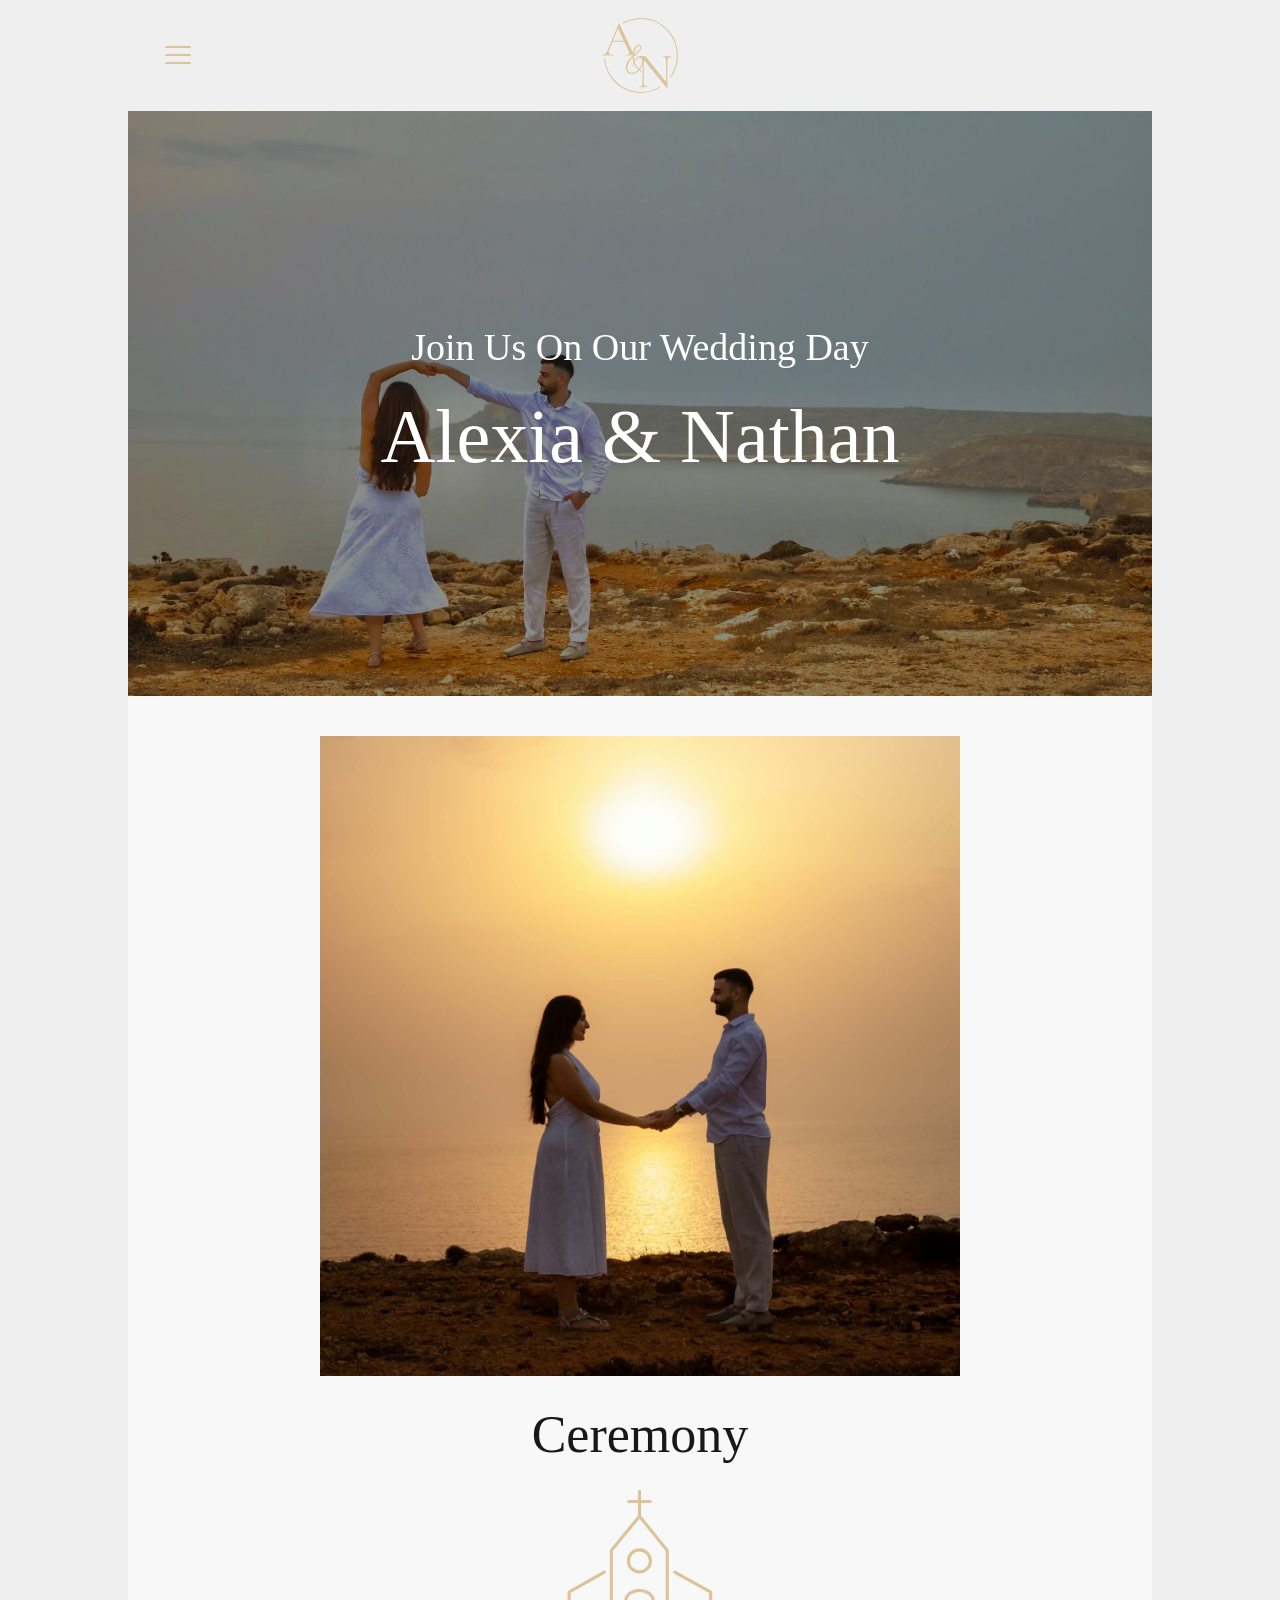
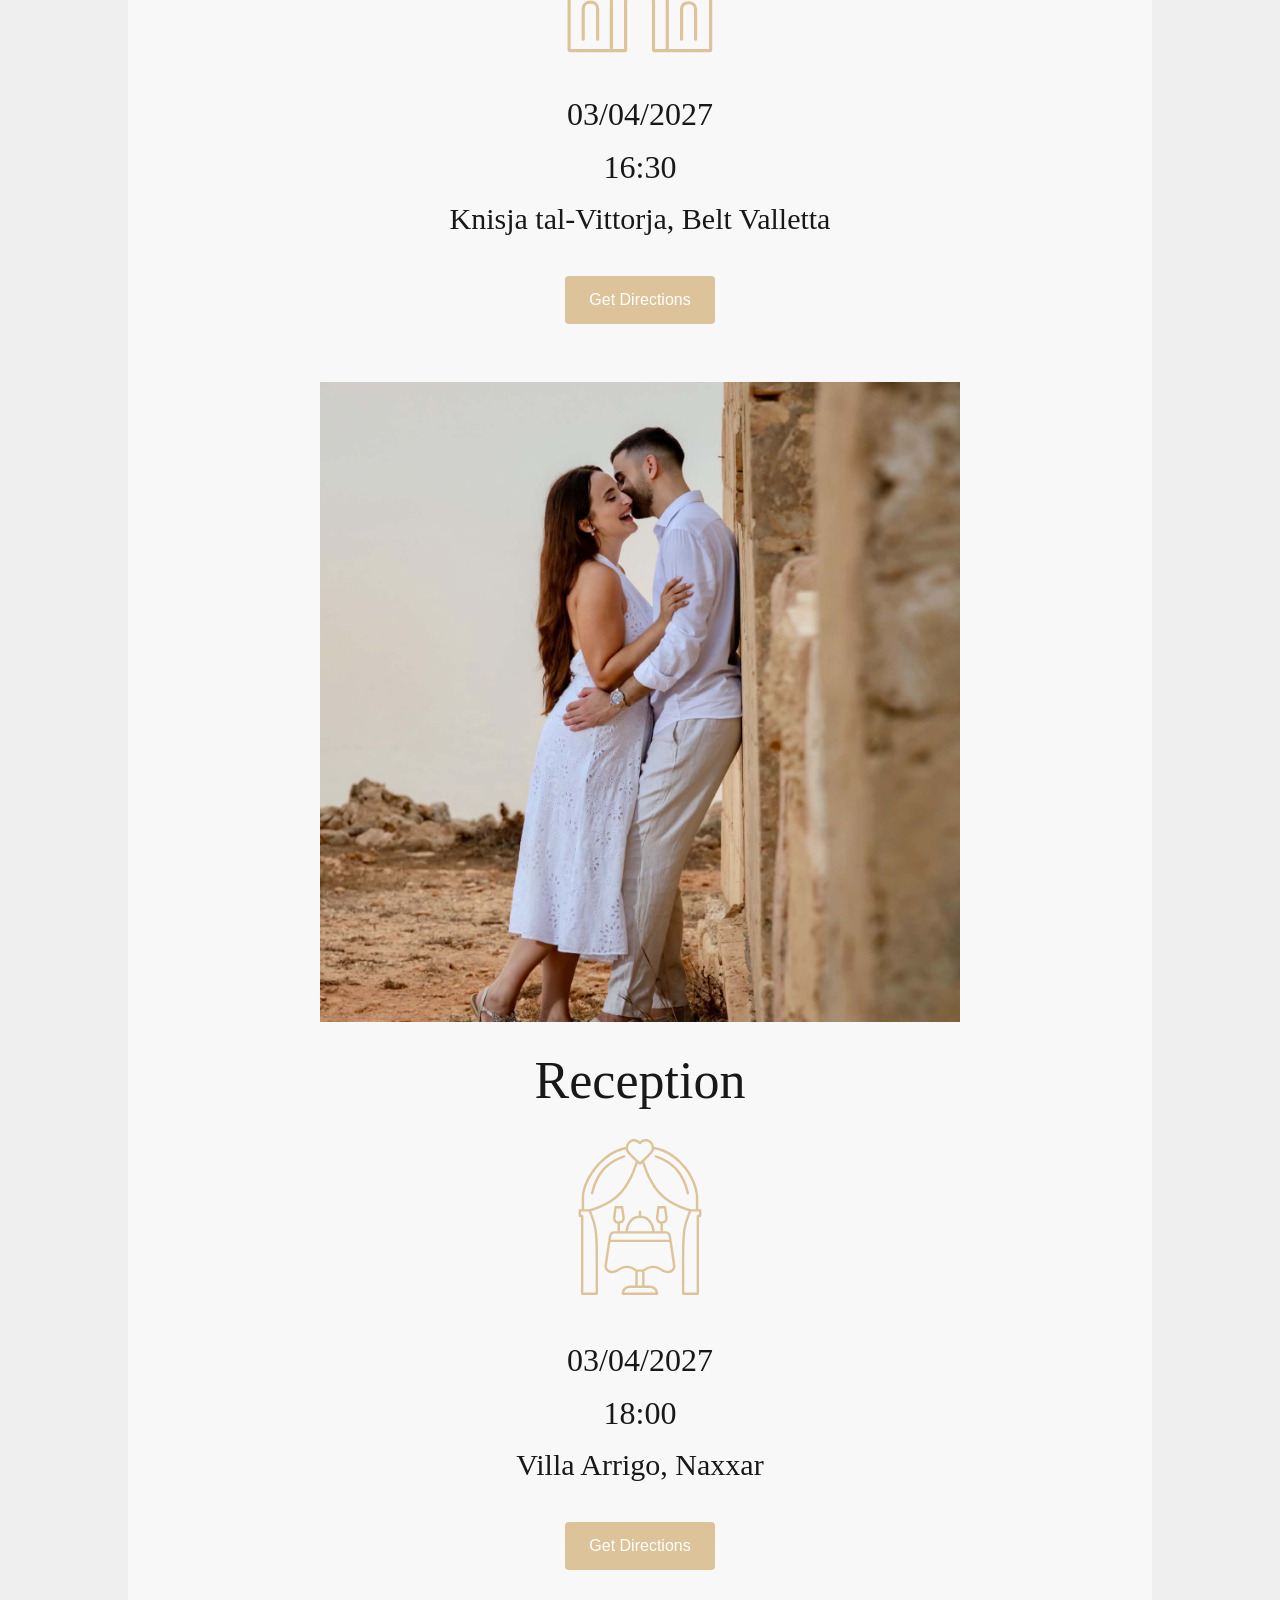
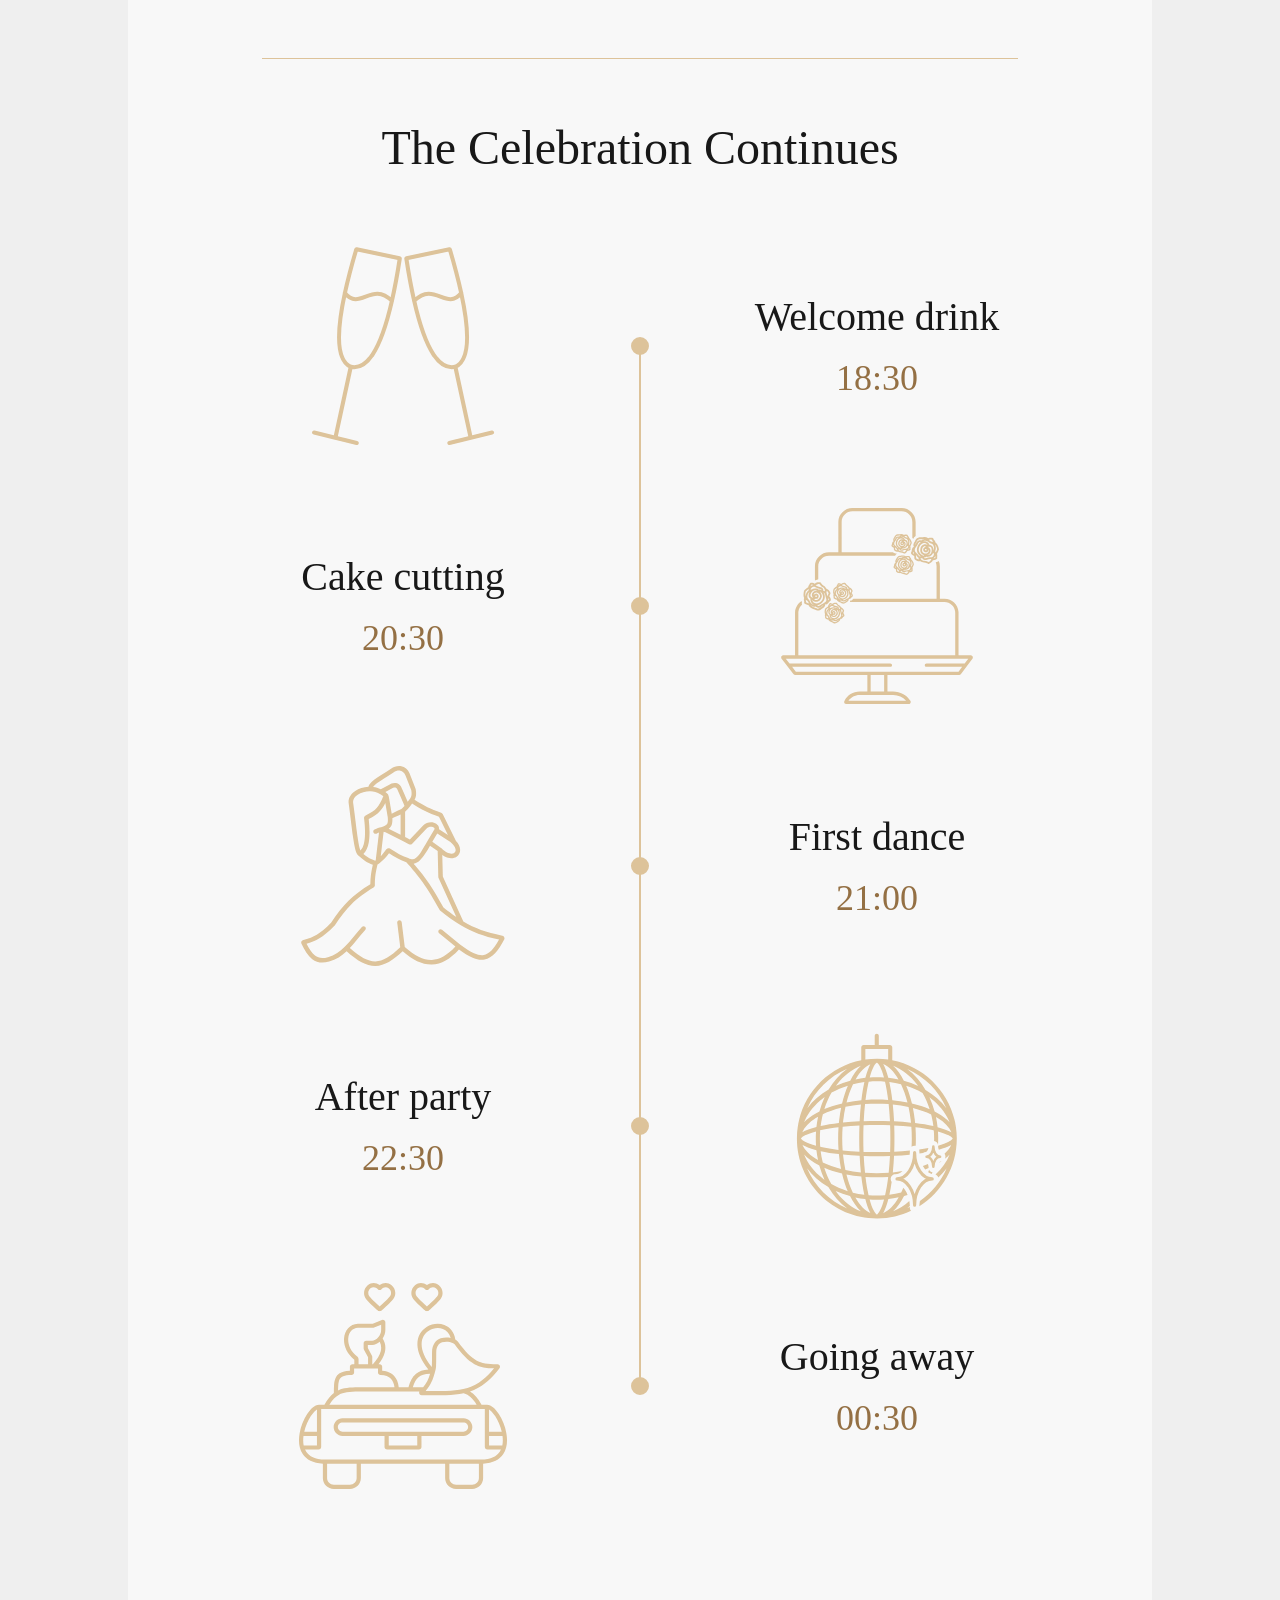
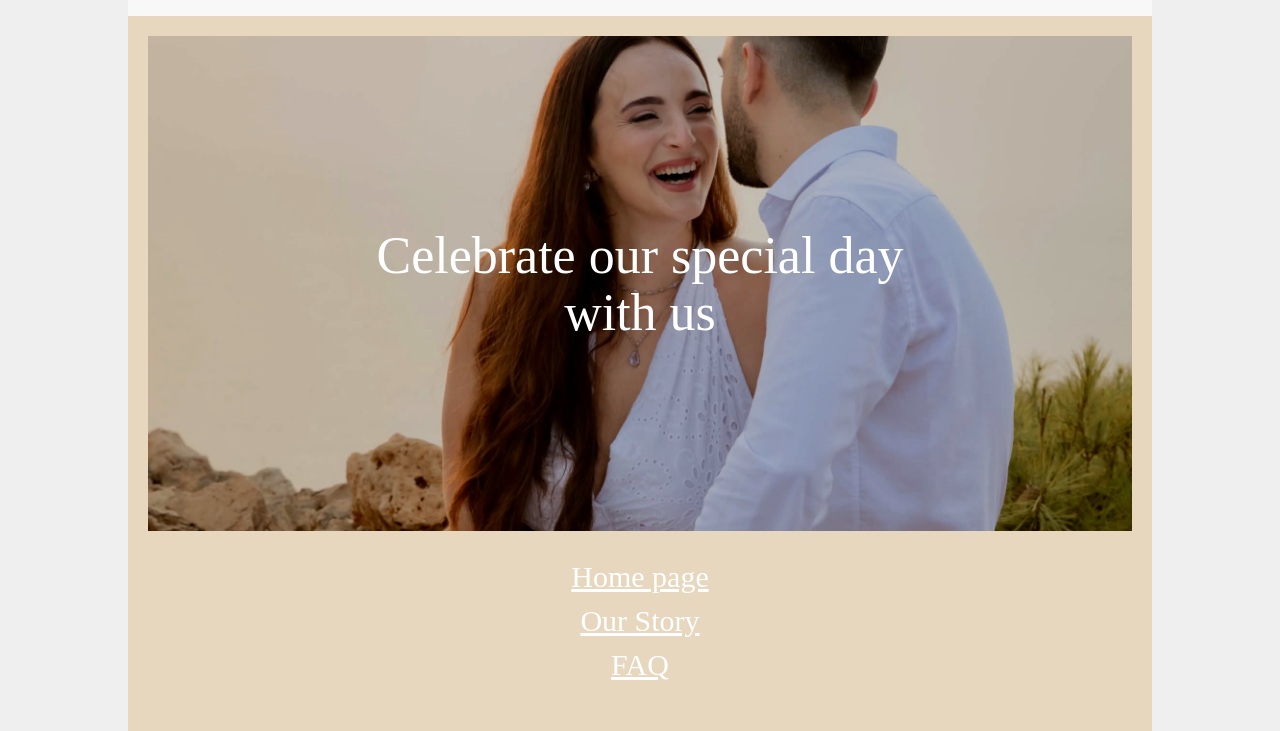
<file: index.html>
<!DOCTYPE html>
<html lang="en">
<head>
    <meta charset="UTF-8">
    <meta name="viewport" content="width=device-width, initial-scale=1">
    <link rel="stylesheet" href="style.css?v=3">
    <script src="navigation.js?v=2" defer></script>
    <title>Alexia & Nathan</title>
</head>
<body>

    <!-- Overlay menu -->
    <div id="myNav" class="overlayMenu">
        <!-- Overlay content -->
        <div class="overlay-content-menu">
            <a class="nav-overlay-menu-text" href="index.html" aria-current="page">Home</a>
            <a class="nav-overlay-menu-text" href="ourstory.html">Our Story</a>
            <a class="nav-overlay-menu-text" href="faq.html">FAQ</a>
        </div>
    </div>

    <!-- Navbar -->
    <div class="logo-nav">
        <button class="menu-icon" type="button" aria-label="Open menu" aria-expanded="false" aria-controls="myNav">
            <span></span><span></span><span></span>
        </button>
        <span class="logo">
             <a href="index.html">
                <img src="images/initials.svg" alt="Logo">
            </a>
        </span>
        <span></span>
    </div>

    <!-- Image showcase animation -->
    <div class="elemSlideshowContainer">
        <div class="mySlides fade">
            <img class="slideshowImage" src="images/img_1.jpg" alt="slideshowImg1">
        </div>

        <div class="mySlides fade">
            <img class="slideshowImage" src="images/img_6.jpg" alt="slideshowImg2">
        </div>

        <div class="mySlides fade">
            <img class="slideshowImage" src="images/img_11.jpg" alt="slideshowImg2">
        </div>

        <div class="overlay">
            <div class="elemSlideshowOverlayTextContainer">
              <p class="elemSlideShowOverlayText">Join Us On Our Wedding Day</p>
              <p class="elemSlideShowOverlayText elemSlideShowNames">Alexia & Nathan</p>
            </div>
        </div>
    </div>

    <div>
        <span class="dot"></span>
        <span class="dot"></span>
        <span class="dot"></span>
    </div>

    <!-- Page content -->
    <div class="elemMainContainer">
        <!-- Ceremony container -->
        <div class="elemContentContainer">
            <div class="elemContentImageContainer">
                <img class="elemImages" src="images/img_5_sq.jpg" alt="rec">
            </div>

            <div class="elemContentTextContainer">
                <div class="elemTextContainer">
                    <p class="textHeader">Ceremony</p>
                    <img class="event-illustration" src="images/ceremony.svg" alt="ceremony_icon">
                    <div style="display:flex; flex-direction: column; align-items: center; gap: 8px; padding: 16px 0;">
                        <p class="textContent">03/04/2027</p>
                        <p class="textContent">16:30</p>
                        <p class="textContent venue-name">Knisja tal-Vittorja, Belt Valletta</p>
                    </div>

                    <button class="mapButton" onclick="window.open('https://maps.app.goo.gl/qMgsDKDKtJGqZ39z7', '_blank')">
                        Get Directions
                    </button>
                    <!-- <iframe src="https://www.google.com/maps/embed?pb=!1m18!1m12!1m3!1d1113.6623524415709!2d14.510873921382395!3d35.895849936335686!2m3!1f0!2f0!3f0!3m2!1i1024!2i768!4f13.1!3m3!1m2!1s0x130e452cd089ab0f%3A0xda8f18016f7361bf!2sKnisja%20tal-Vittorja!5e1!3m2!1sen!2smt!4v1791385715011!5m2!1sen!2smt" width="400" height="400" style="border:0;" allowfullscreen="" loading="lazy" referrerpolicy="strict-origin-when-cross-origin"></iframe> -->
                </div>
            </div>
        </div>

        <!-- Reception container -->
        <div class="elemContentContainer" style="margin-top: 30px;">
            <div class="elemContentImageContainer">
                <img class="elemImages" src="images/img_3_sq.jpg" alt="rec">
            </div>

            <div class="elemContentTextContainer">
                <div class="elemTextContainer">
                    <p class="textHeader">Reception</p>
                    <img class="event-illustration" src="images/reception.svg" alt="reception_icon">
                    <div style="display:flex; flex-direction: column; align-items: center; gap: 8px; padding: 16px 0;">
                        <p class="textContent">03/04/2027</p>
                        <p class="textContent">18:00</p>
                        <p class="textContent venue-name">Villa Arrigo, Naxxar</p>
                    </div>

                    <!-- <iframe src="https://www.google.com/maps/embed?pb=!1m18!1m12!1m3!1d802.5303361924874!2d14.441422214805321!3d35.92121008217035!2m3!1f0!2f0!3f0!3m2!1i1024!2i768!4f13.1!3m3!1m2!1s0x130e4fc6eaa0628f%3A0xac19fe7b799a5e89!2sVilla%20Arrigo%20Hall!5e1!3m2!1sen!2smt!4v1791112151410!5m2!1sen!2smt" width="400" height="400" style="border:0;" allowfullscreen="" loading="lazy" referrerpolicy="strict-origin-when-cross-origin"></iframe> -->
                    <button class="mapButton" onclick="window.open('https://maps.app.goo.gl/YbNh2C58nb9FpanN9', '_blank')">
                        Get Directions
                    </button>
                </div>
            </div>
        </div>

        <hr class="celebration-divider">

        <!-- Celebration timeline -->
        <section class="elemCelebContinues" aria-labelledby="timeline-heading">
            <h2 class="textHeader" id="timeline-heading">The Celebration Continues</h2>
            <ol class="celebration-timeline" role="list">
                <li class="timeline-event">
                    <img class="timeline-image" src="images/welcomedrink.svg" alt="">
                    <div class="timeline-details">
                        <h3>Welcome drink</h3>
                        <time datetime="2027-04-03T18:30">18:30</time>
                    </div>
                </li>
                <li class="timeline-event">
                    <img class="timeline-image" src="images/cake.svg" alt="">
                    <div class="timeline-details">
                        <h3>Cake cutting</h3>
                        <time datetime="2027-04-03T20:30">20:30</time>
                    </div>
                </li>
                <li class="timeline-event">
                    <img class="timeline-image" src="images/firstdance.svg" alt="">
                    <div class="timeline-details">
                        <h3>First dance</h3>
                        <time datetime="2027-04-03T21:00">21:00</time>
                    </div>
                </li>
                <li class="timeline-event">
                    <img class="timeline-image" src="images/disco.svg" alt="">
                    <div class="timeline-details">
                        <h3>After party</h3>
                        <time datetime="2027-04-03T22:30">22:30</time>
                    </div>
                </li>
                <li class="timeline-event">
                    <img class="timeline-image" src="images/goingaway.svg" alt="">
                    <div class="timeline-details">
                        <h3>Going away</h3>
                        <time datetime="2027-04-04T00:30">00:30</time>
                    </div>
                </li>
            </ol>
        </section>
    </div>

    <!-- Footer -->
    <div class="footer">
        <div class="footerImageContainer">
          <img class="footerImage" src="images/img_10.jpg" alt="Background image">

          <div class="overlay-footer">
            <div class="overlay-content">
              <p class="overlayText">Celebrate our special day with us</p>
            </div>
          </div>
        </div>

        <div class="footer-navigation">
            <a class="footer-navigation-links" href="index.html">Home page</a>
            <a class="footer-navigation-links" href="ourstory.html">Our Story</a>
            <a class="footer-navigation-links" href="faq.html">FAQ</a>
          </div>
    </div>
</body>

<script>
    let slideIndex = 0;
showSlides();

function showSlides() {
	let i;
	let slides = document.getElementsByClassName("mySlides");
	let dots = document.getElementsByClassName("dot");
	for (i = 0; i < slides.length; i++) {
		slides[i].style.display = "none";
	}
	slideIndex++;
	if (slideIndex > slides.length) { slideIndex = 1 }
	for (i = 0; i < dots.length; i++) {
		dots[i].className = dots[i].className.replace(" active", "");
	}
	slides[slideIndex - 1].style.display = "block";
	dots[slideIndex - 1].className += " active";
	setTimeout(showSlides, 5000); // Change image every 8 seconds
}


</script>
</html>
</file>
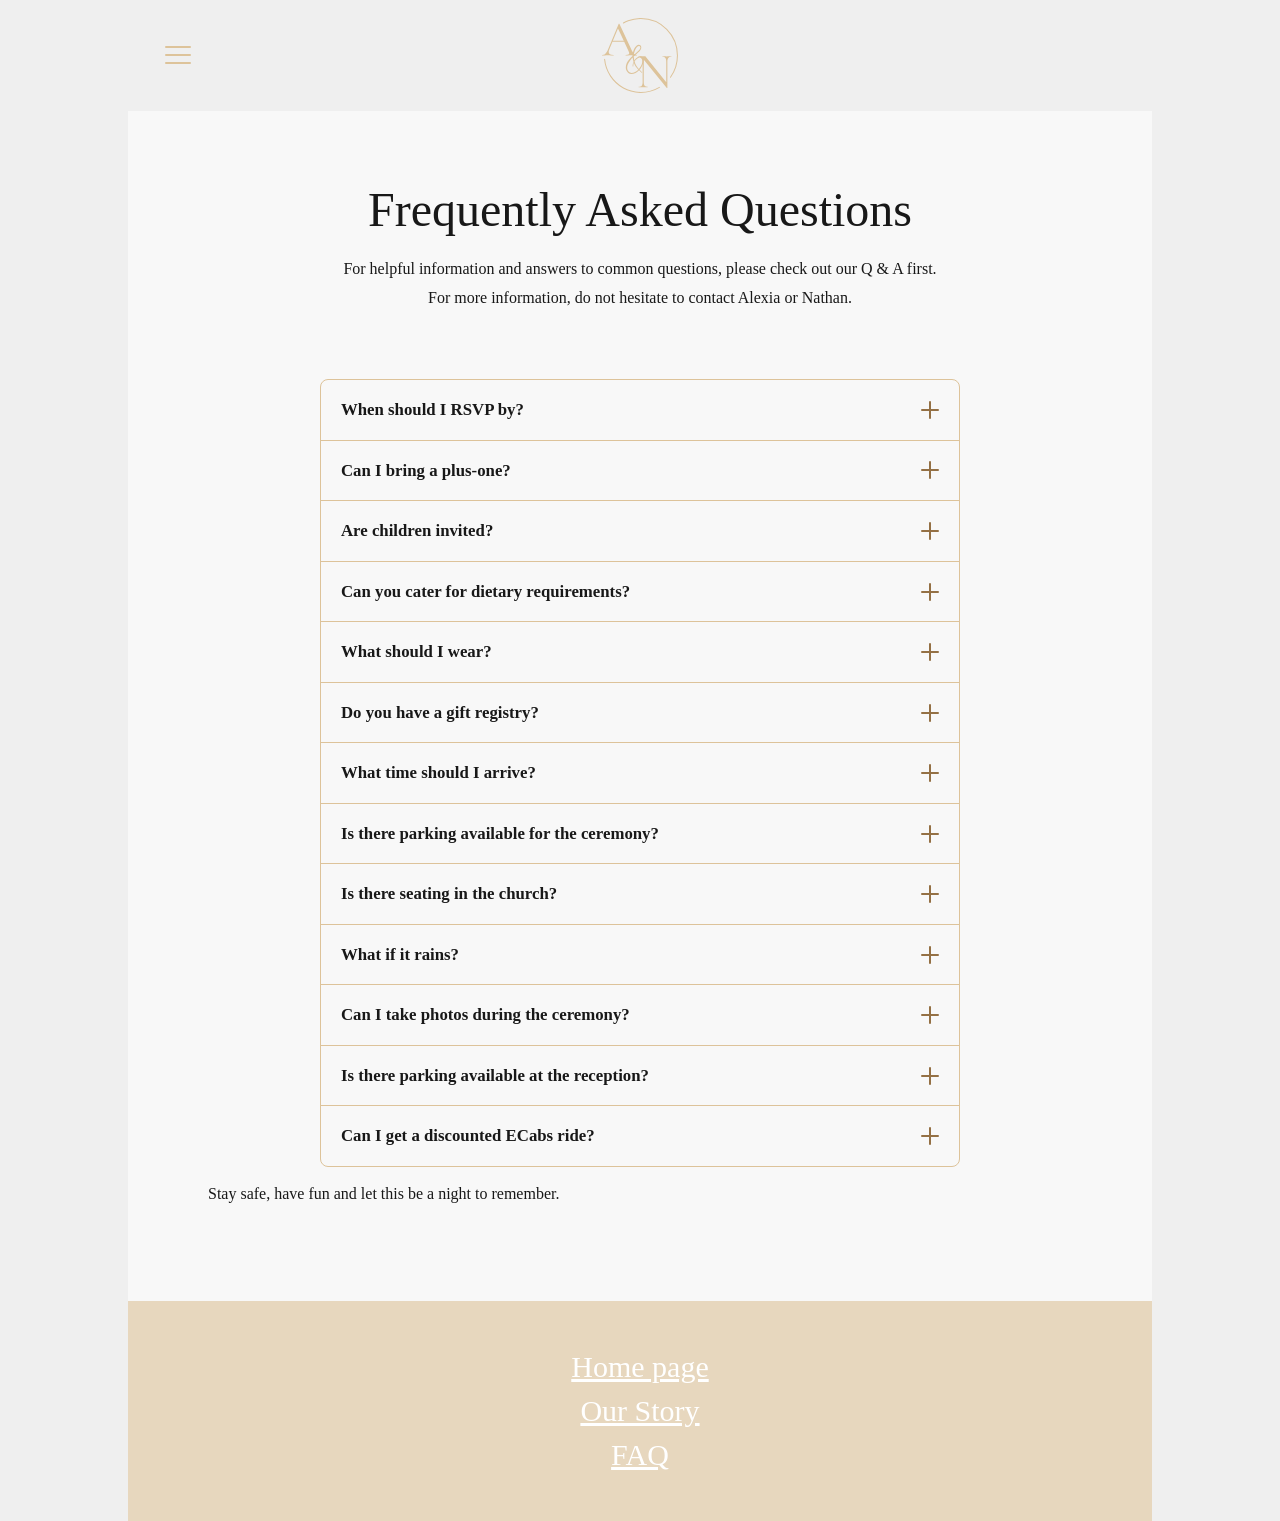
<file: faq.html>
<!DOCTYPE html>
<html lang="en">

<head>
    <meta charset="UTF-8">
    <meta name="viewport" content="width=device-width, initial-scale=1">
    <link rel="stylesheet" href="style.css?v=3">
    <script src="navigation.js?v=2" defer></script>
    <title>Alexia & Nathan</title>
</head>

<body>
    <!-- Overlay menu -->
    <div id="myNav" class="overlayMenu">
        <!-- Overlay content -->
        <div class="overlay-content-menu">
            <a class="nav-overlay-menu-text" href="index.html" aria-current="page">Home</a>
            <a class="nav-overlay-menu-text" href="ourstory.html">Our Story</a>
            <a class="nav-overlay-menu-text" href="faq.html">FAQ</a>
        </div>
    </div>

    <!-- Navbar -->
    <div class="logo-nav">
        <button class="menu-icon" type="button" aria-label="Open menu" aria-expanded="false" aria-controls="myNav">
            <span></span><span></span><span></span>
        </button>
        <span class="logo">
            <a href="index.html">
                <img src="images/initials.svg" alt="Logo">
            </a>
        </span>
        <span></span>
    </div>

    <!-- Page content -->
    <div class="elemMainContainer">
        <section class="elemCelebContinues" aria-labelledby="timeline-heading" style="margin: 30px 0; gap: 20px;">
            <h2 class="textHeader" id="timeline-heading">Frequently Asked Questions</h2>
            <div style="display: flex; flex-direction: column; gap: 6px; width: 70%;">
                <p style="margin: 0; text-align: center;">For helpful information and answers to common questions, please check out our Q & A first.</p>
                <p style="margin: 0; text-align: center;">For more information, do not hesitate to contact Alexia or Nathan.</p>
            </div>
        </section>
    
        <!-- Accordions -->
        <div class="elemMainContainer">
            <div class="accordion" id="accordion">
                <!-- RSVP -->
                <div class="accordion-item">
                    <h3 class="accordion-header">
                        <button type="button" class="accordion-button" aria-expanded="false" aria-controls="panel-6" id="btn-6">
                            When should I RSVP by?
                            <span class="icon" aria-hidden="true"></span>
                        </button>
                    </h3>
                    <div class="accordion-panel" id="panel-6" role="region" inert aria-labelledby="btn-6">
                        <div>
                            <div class="accordion-content">Please RSVP by 14 February 2027. It helps us plan the big day — and work out how many people we need to feed!</div>
                        </div>
                    </div>
                </div>

                <!-- Plus-one -->
                <div class="accordion-item">
                    <h3 class="accordion-header">
                        <button type="button" class="accordion-button" aria-expanded="false" aria-controls="panel-7" id="btn-7">
                            Can I bring a plus-one?
                            <span class="icon" aria-hidden="true"></span>
                        </button>
                    </h3>
                    <div class="accordion-panel" id="panel-7" role="region" inert aria-labelledby="btn-7">
                        <div>
                            <div class="accordion-content">If they're named on your invitation, absolutely! If not, please check with us before bringing a surprise guest. Security will be at the venue so any surprise guests might be asked to leave.</div>
                        </div>
                    </div>
                </div>

                <!-- Children -->
                <div class="accordion-item">
                    <h3 class="accordion-header">
                        <button type="button" class="accordion-button" aria-expanded="false" aria-controls="panel-8" id="btn-8">
                            Are children invited?
                            <span class="icon" aria-hidden="true"></span>
                        </button>
                    </h3>
                    <div class="accordion-panel" id="panel-8" role="region" inert aria-labelledby="btn-8">
                        <div>
                            <div class="accordion-content">Unless specifically mentioned in your invite, children are not invited. We promise we won't judge anyone who takes the opportunity for a child-free night out!</div>
                        </div>
                    </div>
                </div>

                <!-- Dietery -->
                <div class="accordion-item">
                    <h3 class="accordion-header">
                        <button type="button" class="accordion-button" aria-expanded="false" aria-controls="panel-11" id="btn-11">
                            Can you cater for dietary requirements?
                            <span class="icon" aria-hidden="true"></span>
                        </button>
                    </h3>
                    <div class="accordion-panel" id="panel-11" role="region" inert aria-labelledby="btn-11">
                        <div>
                            <div class="accordion-content">Yes! Just let us know about any dietary requirements when you RSVP, and we'll do our best to look after you. Unfortunately, the venue does not cater for anyone with severe food allergies - however, please let us know and we can work something out so we make sure no one is left hungry.</div>
                        </div>
                    </div>
                </div>

                <!-- Dress code -->
                <div class="accordion-item">
                    <h3 class="accordion-header">
                        <button type="button" class="accordion-button" aria-expanded="false" aria-controls="panel-5" id="btn-5">
                            What should I wear?
                            <span class="icon" aria-hidden="true"></span>
                        </button>
                    </h3>
                    <div class="accordion-panel" id="panel-5" role="region" inert aria-labelledby="btn-5">
                        <div>
                            <div class="accordion-content">We're going for formal attire — think elegant dresses and smart suits! P.S. For anyone wondering, the bridesmaids will be wearing sky blue.</div>
                        </div>
                    </div>
                </div>

                <!-- Gifts -->
                <div class="accordion-item">
                    <h3 class="accordion-header">
                        <button type="button" class="accordion-button" aria-expanded="false" aria-controls="panel-12" id="btn-12">
                            Do you have a gift registry?
                            <span class="icon" aria-hidden="true"></span>
                        </button>
                    </h3>
                    <div class="accordion-panel" id="panel-12" role="region" inert aria-labelledby="btn-12">
                        <div>
                            <div class="accordion-content">Your presence at our wedding is all we ask for. However, for those who wish to gift, a monetery contribution would be greatly appreciated. No gift registry, just a little contribution to our next chapter together. No pressure, just lots of love!</div>
                        </div>
                    </div>
                </div>

                <!-- Arrival time -->
                <div class="accordion-item">
                    <h3 class="accordion-header">
                        <button type="button" class="accordion-button" aria-expanded="false" aria-controls="panel-2" id="btn-2">
                            What time should I arrive?
                            <span class="icon" aria-hidden="true"></span>
                        </button>
                    </h3>
                    <div class="accordion-panel" id="panel-2" role="region" inert aria-labelledby="btn-2">
                        <div>
                            <div class="accordion-content">Around 15-20 minutes before the ceremony, please! Especially if you are coming with your own car - allow time to find parking and walking. The only thing that should be fashionably late is the bride's entrance.</div>
                        </div>
                    </div>
                </div>

                <!-- Parking church -->
                <div class="accordion-item">
                    <h3 class="accordion-header">
                        <button type="button" class="accordion-button" aria-expanded="false" aria-controls="panel-9" id="btn-9">
                            Is there parking available for the ceremony?
                            <span class="icon" aria-hidden="true"></span>
                        </button>
                    </h3>
                    <div class="accordion-panel" id="panel-9" role="region" inert aria-labelledby="btn-9">
                        <div>
                            <div class="accordion-content">No reserved parking is allocated but you could use the nearby parking lots available.</div>
                        </div>
                    </div>
                </div>

                <!-- Seating in church -->
                <div class="accordion-item">
                    <h3 class="accordion-header">
                        <button type="button" class="accordion-button" aria-expanded="false" aria-controls="panel-1" id="btn-1">
                            Is there seating in the church?
                            <span class="icon" aria-hidden="true"></span>
                        </button>
                    </h3>
                    <div class="accordion-panel" id="panel-1" role="region" inert aria-labelledby="btn-1">
                        <div>
                            <div class="accordion-content">Yes seating is available in the church but limited. We suggest you to come early to reserve your spot. Alternatively, you could stay outside of the church on the steps.</div>
                        </div>
                    </div>
                </div>

                <!-- Rain -->
                <div class="accordion-item">
                    <h3 class="accordion-header">
                        <button type="button" class="accordion-button" aria-expanded="false" aria-controls="panel-4" id="btn-4">
                            What if it rains?
                            <span class="icon" aria-hidden="true"></span>
                        </button>
                    </h3>
                    <div class="accordion-panel" id="panel-4" role="region" inert aria-labelledby="btn-4">
                        <div>
                            <div class="accordion-content">Rain or shine, we're getting married! We recommend coming by cab, which can drop you right by the church or in front of the venue. Driving is absolutely fine too, but we can't promise you'll arrive without a little extra sparkle… courtesy of the rain!</div>
                        </div>
                    </div>
                </div>

                <!-- Pictures -->
                <div class="accordion-item">
                    <h3 class="accordion-header">
                        <button type="button" class="accordion-button" aria-expanded="false" aria-controls="panel-13" id="btn-13">
                            Can I take photos during the ceremony?
                            <span class="icon" aria-hidden="true"></span>
                        </button>
                    </h3>
                    <div class="accordion-panel" id="panel-13" role="region" inert aria-labelledby="btn-13">
                        <div>
                            <div class="accordion-content">Yes! We’d love you to enjoy the moment with us — and photos are welcome, feel free to capture a few memories along the way! Should you wish to upload any photos from the big day, you can use the following link:</div>
                        </div>
                    </div>
                </div>

                <!-- Parking reception -->
                <div class="accordion-item">
                    <h3 class="accordion-header">
                        <button type="button" class="accordion-button" aria-expanded="false" aria-controls="panel-10" id="btn-10">
                            Is there parking available at the reception?
                            <span class="icon" aria-hidden="true"></span>
                        </button>
                    </h3>
                    <div class="accordion-panel" id="panel-10" role="region" inert aria-labelledby="btn-10">
                        <div>
                            <div class="accordion-content">Yes, parking is available at the premises of the reception, and in the surrounding roads.</div>
                        </div>
                    </div>
                </div>

                <!-- ECABS -->
                <div class="accordion-item">
                    <h3 class="accordion-header">
                        <button type="button" class="accordion-button" aria-expanded="false" aria-controls="panel-3" id="btn-3">
                            Can I get a discounted ECabs ride?
                            <span class="icon" aria-hidden="true"></span>
                        </button>
                    </h3>
                    <div class="accordion-panel" id="panel-3" role="region" inert aria-labelledby="btn-3">
                        <div>
                            <div class="accordion-content">Absolutely! We want everyone to enjoy the celebrations without worrying about the drive home. We’ll share our special ECabs discount code closer to the big day. Drink, dance, and leave the driving to someone else!</div>
                        </div>
                    </div>
                </div>
            </div>

            <p>Stay safe, have fun and let this be a night to remember. </p>
        </div>
    </div>

    <!-- Footer -->
    <div class="footer">
        <div class="footer-navigation">
            <a class="footer-navigation-links" href="index.html">Home page</a>
            <a class="footer-navigation-links" href="ourstory.html">Our Story</a>
            <a class="footer-navigation-links" href="faq.html">FAQ</a>
        </div>
    </div>
<script>
    

    // Accordion functions
    const buttons = document.querySelectorAll('#accordion .accordion-button');

    function setOpen(button, open) {
        button.setAttribute('aria-expanded', open);
        const panel = button.closest('.accordion-item').querySelector('.accordion-panel');
        panel.classList.toggle('open', open);
        panel.inert = !open;
    }

    buttons.forEach(button => {
        button.addEventListener('click', () => {
            const isOpen = button.getAttribute('aria-expanded') === 'true';

            // Close every accordion first so only one can be open
            buttons.forEach(b => setOpen(b, false));

            // Re-open the clicked one unless it was already open (then it just closes)
            if (!isOpen) setOpen(button, true);
        });
    });
</script>
</body>

</html>
</file>
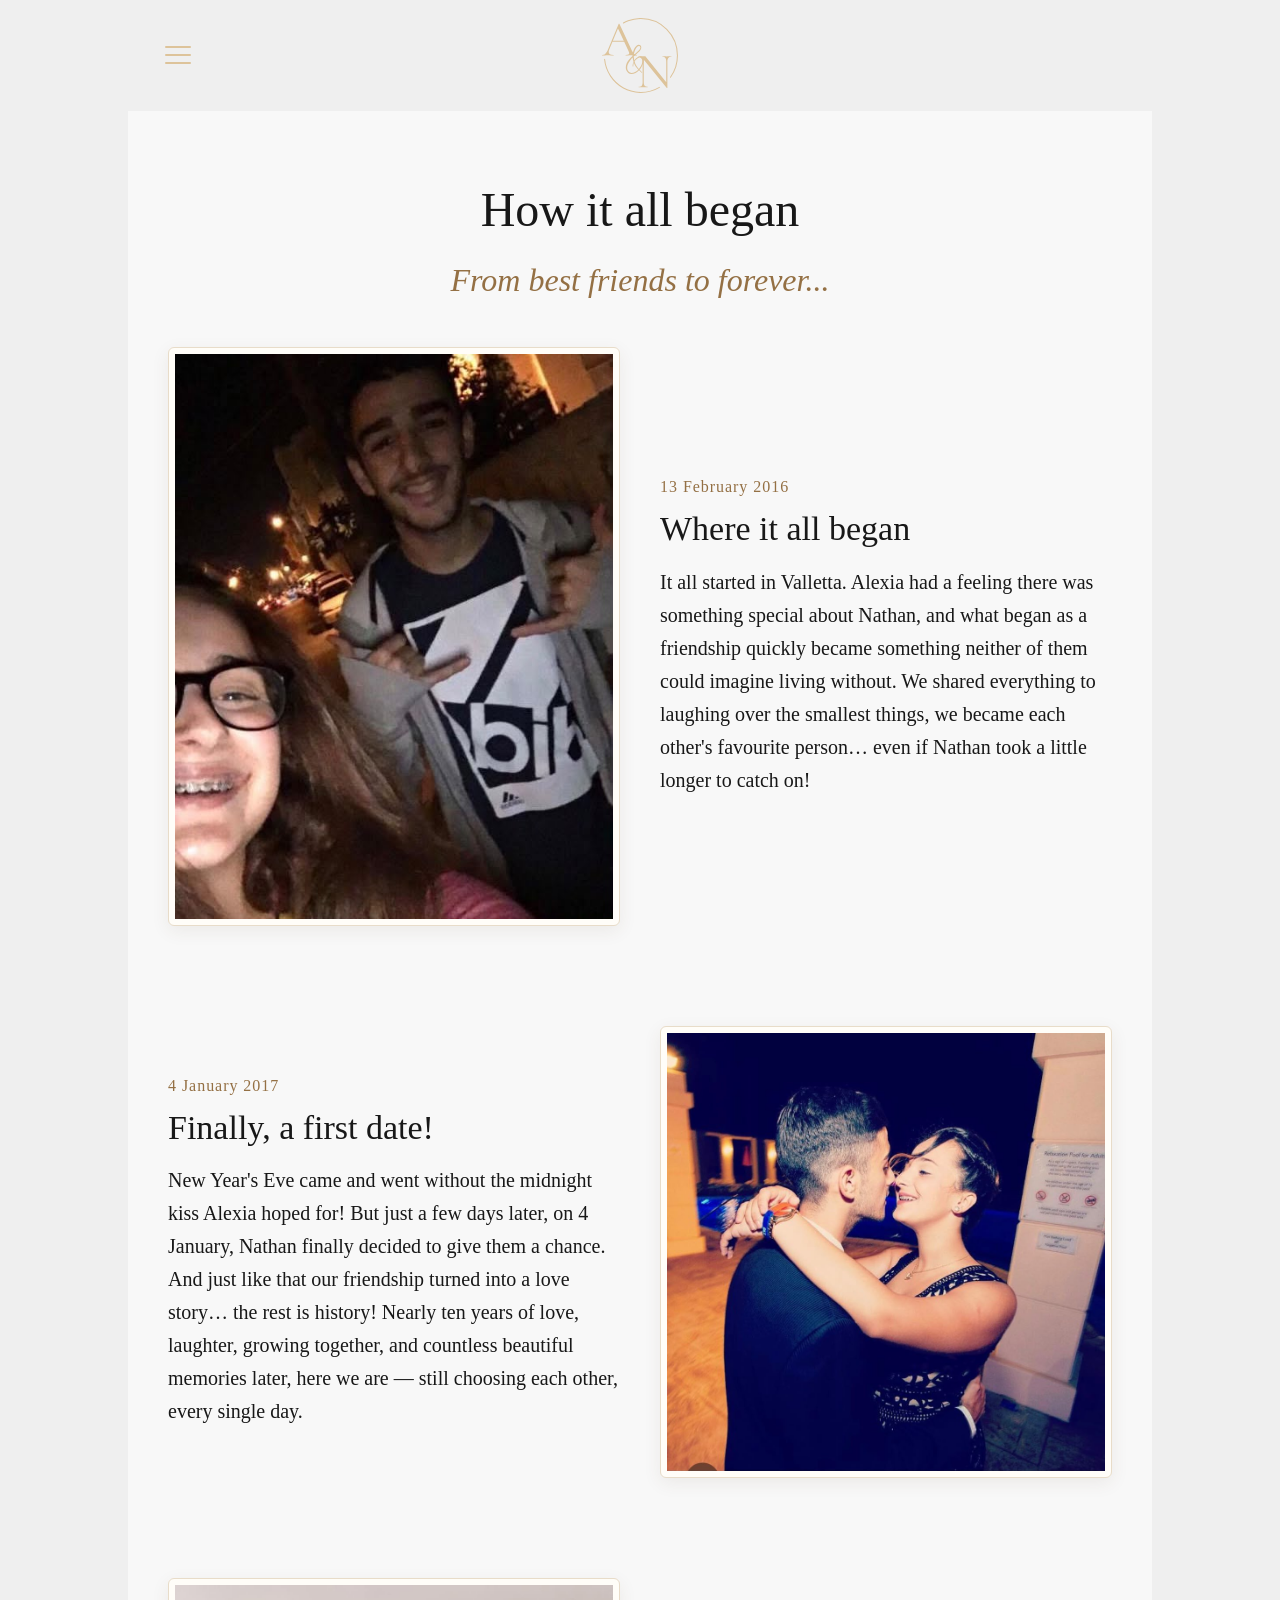
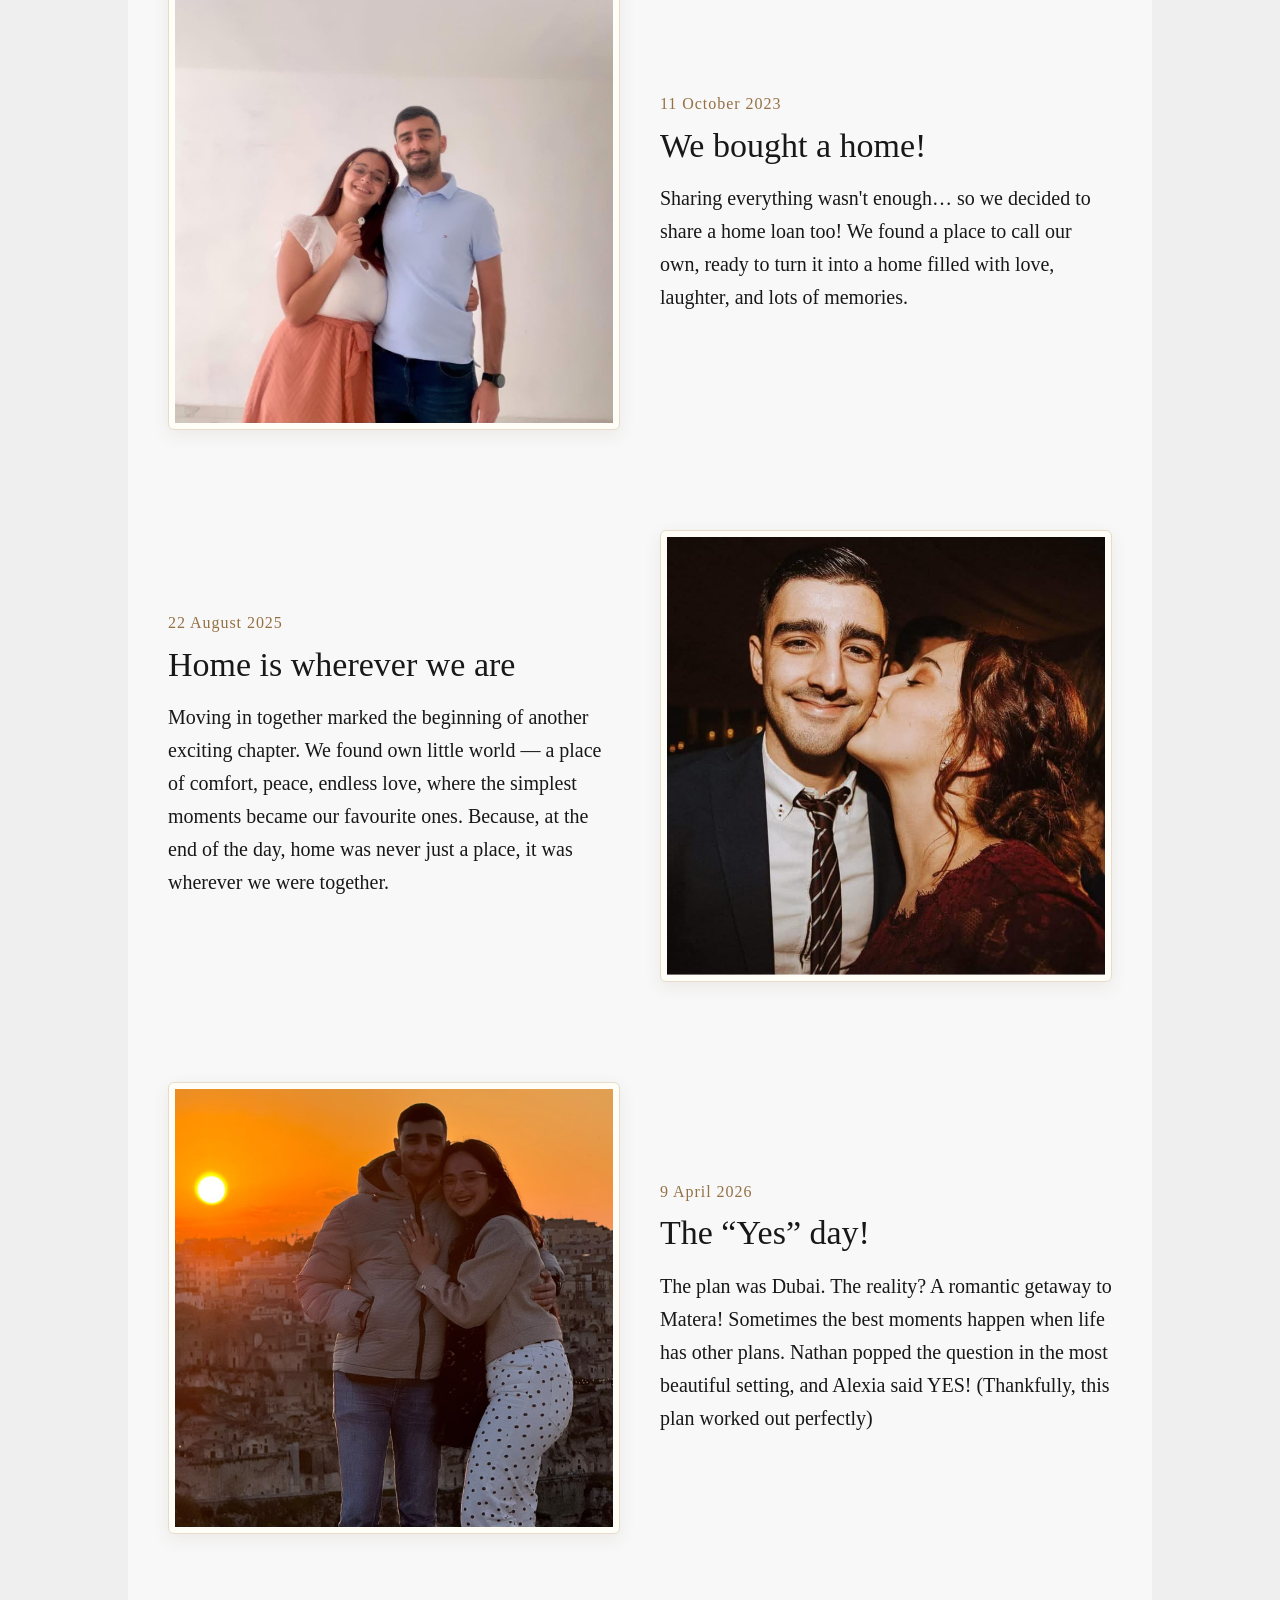
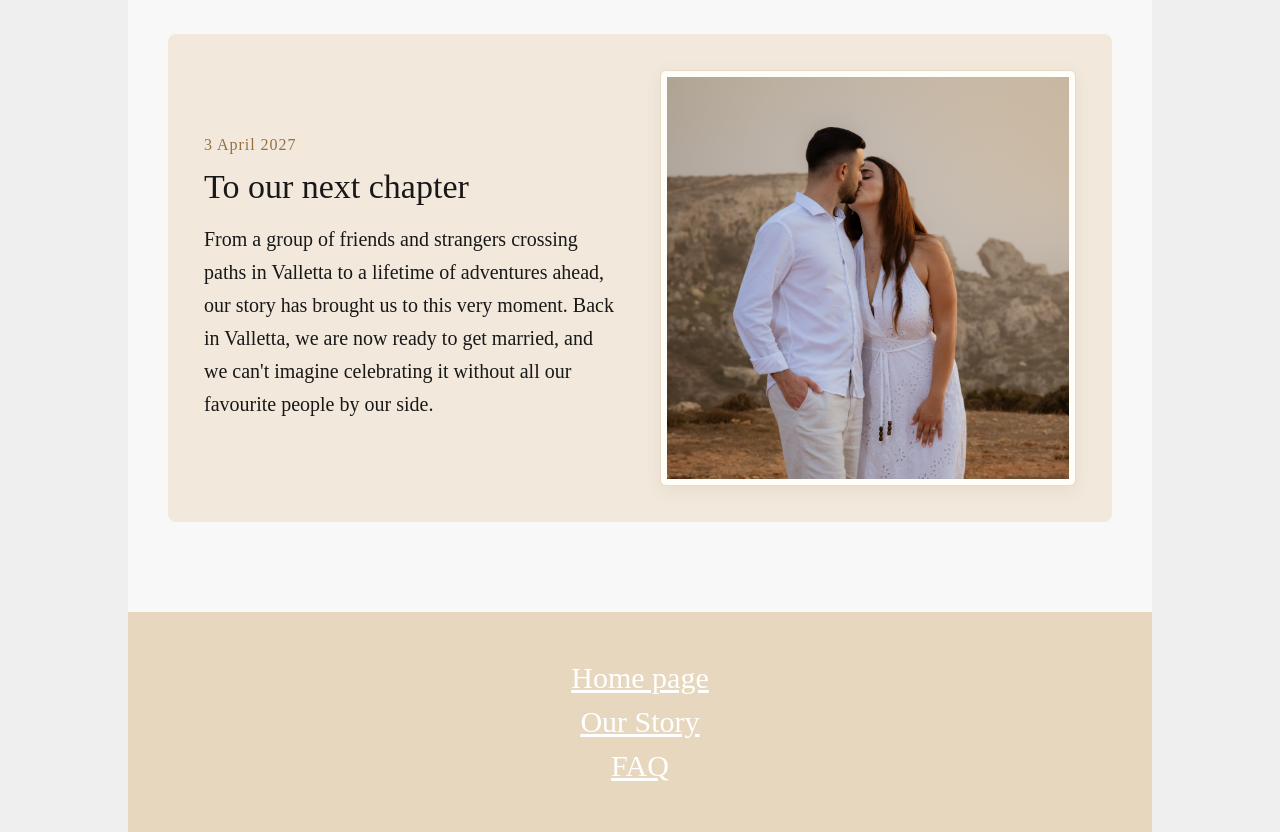
<file: ourstory.html>
<!DOCTYPE html>
<html lang="en">

<head>
    <meta charset="UTF-8">
    <meta name="viewport" content="width=device-width, initial-scale=1">
    <link rel="stylesheet" href="style.css?v=4">
    <script src="navigation.js?v=2" defer></script>
    <title>Alexia & Nathan</title>
</head>

<body>
    <!-- Overlay menu -->
    <div id="myNav" class="overlayMenu">
        <!-- Overlay content -->
        <div class="overlay-content-menu">
            <a class="nav-overlay-menu-text" href="index.html">Home</a>
            <a class="nav-overlay-menu-text" href="ourstory.html" aria-current="page">Our Story</a>
            <a class="nav-overlay-menu-text" href="faq.html">FAQ</a>
        </div>
    </div>

    <!-- Navbar -->
    <div class="logo-nav">
        <button class="menu-icon" type="button" aria-label="Open menu" aria-expanded="false" aria-controls="myNav">
            <span></span><span></span><span></span>
        </button>
        <span class="logo">
            <a href="index.html">
                <img src="images/initials.svg" alt="Logo">
            </a>
        </span>
        <span></span>
    </div>

    <!-- Page content -->
    <div class="elemMainContainer">
        <section class="elemCelebContinues story" aria-labelledby="timeline-heading">
            <h2 class="textHeader" id="timeline-heading">How it all began</h2>
            <p class="textContent">From best friends to forever...</p>

            <div class="elemContentContainer story-chapter">
                <div class="elemContentTextContainer story-text">
                    <div>
                        <time class="story-date" datetime="2016-02-13">13 February 2016</time>
                        <h3 class="textHeaderOurStory">Where it all began</h3>
                        <p class="textOurStory">It all started in Valletta. Alexia had a feeling there was something special about Nathan, and what began as a friendship quickly became something neither of them could imagine living without. We shared everything to laughing over the smallest things, we became each other's favourite person… even if Nathan took a little longer to catch on!</p>
                    </div>
                </div>

                <div class="elemContentImageContainer">
                    <img class="elemImages" src="images/ourstory_1.jpeg" alt="rec">
                </div>
            </div>

            <div class="elemContentContainer story-chapter story-chapter-reverse">
                <div class="elemContentTextContainer story-text">
                    <div>
                        <time class="story-date" datetime="2017-01-04">4 January 2017</time>
                        <h3 class="textHeaderOurStory">Finally, a first date!</h3>
                        <p class="textOurStory">New Year's Eve came and went without the midnight kiss Alexia hoped for! But just a few days later, on 4 January, Nathan finally decided to give them a chance. And just like that our friendship turned into a love story… the rest is history! Nearly ten years of love, laughter, growing together, and countless beautiful memories later, here we are — still choosing each other, every single day.</p>
                    </div>
                </div>

                <div class="elemContentImageContainer">
                    <img class="elemImages" src="images/ourstory_2.jpeg" alt="rec">
                </div>
            </div>

            <div class="elemContentContainer story-chapter">
                <div class="elemContentTextContainer story-text">
                    <div>
                        <time class="story-date" datetime="2023-10-11">11 October 2023</time>
                        <h3 class="textHeaderOurStory">We bought a home!</h3>
                        <p class="textOurStory">Sharing everything wasn't enough… so we decided to share a home loan too! We found a place to call our own, ready to turn it into a home filled with love, laughter, and lots of memories.</p>
                    </div>
                </div>

                <div class="elemContentImageContainer">
                    <img class="elemImages" src="images/ourstory_3.jpeg" alt="rec">
                </div>
            </div>
            
            <div class="elemContentContainer story-chapter story-chapter-reverse">
                <div class="elemContentTextContainer story-text">
                    <div>
                        <time class="story-date" datetime="2025-08-22">22 August 2025</time>
                        <h3 class="textHeaderOurStory">Home is wherever we are</h3>
                        <p class="textOurStory">Moving in together marked the beginning of another exciting chapter. We found own little world — a place of comfort, peace, endless love, where the simplest moments became our favourite ones. Because, at the end of the day, home was never just a place, it was wherever we were together.</p>
                    </div>
                </div>

                <div class="elemContentImageContainer">
                    <img class="elemImages" src="images/ourstory_4.jpeg" alt="rec">
                </div>
            </div>
            
            <div class="elemContentContainer story-chapter">
                <div class="elemContentTextContainer story-text">
                    <div>
                        <time class="story-date" datetime="2026-04-09">9 April 2026</time>
                        <h3 class="textHeaderOurStory">The &ldquo;Yes&rdquo; day!</h3>
                        <p class="textOurStory">The plan was Dubai. The reality? A romantic getaway to Matera! Sometimes the best moments happen when life has other plans. Nathan popped the question in the most beautiful setting, and Alexia said YES! (Thankfully, this plan worked out perfectly)</p>
                    </div>
                </div>

                <div class="elemContentImageContainer">
                    <img class="elemImages" src="images/ourstory_5.jpeg" alt="rec">
                </div>
            </div>
            
            <div class="elemContentContainer story-chapter story-chapter-reverse story-finale">
                <div class="elemContentTextContainer story-text">
                    <div>
                        <time class="story-date" datetime="2027-04-03">3 April 2027</time>
                        <h3 class="textHeaderOurStory">To our next chapter</h3>
                        <p class="textOurStory">From a group of friends and strangers crossing paths in Valletta to a lifetime of adventures ahead, our story has brought us to this very moment. Back in Valletta, we are now ready to get married, and we can't imagine celebrating it without all our favourite people by our side.</p>
                    </div>
                </div>

                <div class="elemContentImageContainer">
                    <img class="elemImages" src="images/ourstory_6.jpg" alt="rec">
                </div>
            </div>
        </section>
    </div>

    <!-- Footer -->
    <div class="footer">
        <div class="footer-navigation">
            <a class="footer-navigation-links" href="index.html">Home page</a>
            <a class="footer-navigation-links" href="ourstory.html">Our Story</a>
            <a class="footer-navigation-links" href="faq.html">FAQ</a>
        </div>
    </div>
</body>

<script>
    
</script>

</html>
</file>
<file: style.css>
* , *::before, *::after {
    box-sizing: border-box;
}

:root {
    --line: #DDC39A;
    --accent: #947044;
    --surface: #F8F8F8;
    --radius: 8px;
}

html {
    background: #EFEFEF;
    -webkit-text-size-adjust: 100%;
}

img {
    max-width: 100%;
}

html,
body {
    margin: 0;
}

.scroll-reveal {
    opacity: 1;
    transform: translateY(0);
    transition: opacity 0.7s ease, transform 0.7s ease;
}

.scroll-reveal-pending {
    opacity: 0;
    transform: translateY(20px);
}

@media (prefers-reduced-motion: reduce) {
    .scroll-reveal {
        opacity: 1;
        transform: none;
        transition: none;
    }
}

body {
    background: #F8F8F8;
    font-family: "Garamond";
    width: 100%;
    max-width: 1024px;
    margin-inline: auto;
    min-height: 100vh;
    min-height: 100svh;
    line-height: 1.4;
    overflow-wrap: break-word;
    display: flex;
    flex-direction: column;
    color: #181818;
}

.header {
    font-size: clamp(22px, 3.5vw, 32px);
}

.container {
    background: grey;
    height: 100%;
    width: 100%;
}

/* Footer */
.footer {
    background: #ddc39a9d;
    padding: 20px;
}

.footerImageContainer {
    position: relative;
    width: 100%;
    height: clamp(260px, 55svh, 560px);
    overflow: hidden;
}

.footerImage,
.slideshowImage {
    width: 100%;
    height: 100%;
    object-fit: cover;
    display: block;
}

.overlay-footer {
    position: absolute;
    inset: 0;
    background: rgba(0, 0, 0, 0.20);

    display: flex;
    align-items: center;
    justify-content: center;
}

.footer-navigation {
    display: flex;
    flex-direction: column;
    align-items: center;
    justify-content: center;
    padding: 24px 12px;
}

.footer-navigation a {
    color: white;
}

.footer-navigation-links {
    display: inline-flex;
    align-items: center;
    min-height: 44px;
    font-size: clamp(22px, 3vw, 30px);
    text-decoration: underline;
}

/* Overlay */
.overlay {
    position: absolute;
    inset: 0;
    background: rgba(0, 0, 0, 0.45);
    /* 45% black */

    display: flex;
    align-items: center;
    justify-content: center;
}

.overlayText {
    font-size: clamp(28px, 6vw, 52px);
    width: min(90%, 700px);
    margin: 0;
    line-height: 1.1;
}

.overlay-content {
    display: flex;
    align-items: center;
    justify-content: center;
    text-align: center;
    color: white;
}

/* Menu Overlay */
.overlayMenu {
    height: 0;
    width: min(100%, 1024px);
    position: fixed;
    z-index: 1000;
    left: 50%;
    transform: translateX(-50%);
    top: 0;
    background-color: #EFEFEF;
    overflow-x: hidden;
    overflow-y: auto;
    overscroll-behavior: contain;
    transition: height 0.5s;
}

/* Keep menu links reachable in portrait and landscape. */
.overlay-content-menu {
    width: 100%;
    min-height: 100%;
    display: flex;
    flex-direction: column;
    align-items: center;
    justify-content: center;
    gap: 12px;
    padding: 110px 20px 40px;
    text-align: center;
}

/* The navigation links inside the overlay */
.overlayMenu a {
    padding: 8px;
    text-decoration: none;
    font-size: clamp(30px, 6vw, 48px);
    min-height: 48px;
    color: #818181;
    display: block;
    /* Display block instead of inline */
    transition: 0.3s;
    /* Transition effects on hover (color) */
}

/* When you mouse over the navigation links, change their color */
.overlayMenu a:hover,
.overlayMenu a:focus {
    color: #DDC39A;
}

/* Keep the current page highlighted, including on hover and focus. */
.overlayMenu a[aria-current="page"] {
    color: #DDC39A;
    font-weight: 700;
}

.menu-icon {
    -webkit-appearance: none;
    appearance: none;
    display: block;
    position: relative;
    width: 44px;
    height: 44px;
    padding: 0;
    border: 0;
    background: transparent;
    cursor: pointer;
    color: #DDC39A;
    user-select: none;
}

.menu-icon span {
    position: absolute;
    left: 9px;
    top: 21px;
    width: 26px;
    height: 2px;
    border-radius: 2px;
    background: currentColor;
    transition: transform 0.3s ease, opacity 0.2s ease;
}

.menu-icon span:first-child { transform: translateY(-8px); }
.menu-icon span:last-child { transform: translateY(8px); }
.menu-icon.is-open span:first-child { transform: rotate(45deg); }
.menu-icon.is-open span:nth-child(2) { opacity: 0; }
.menu-icon.is-open span:last-child { transform: rotate(-45deg); }

.menu-icon:focus-visible {
    outline: 2px solid #947044;
    outline-offset: 4px;
}

@media (hover: hover) and (pointer: fine) {
    .menu-icon:hover {
        color: #947044;
    }
}

.headerText {
    font-size: 60px;
}

.logo-nav {
    position: sticky;
    top: 0;
    z-index: 1001;
    flex-shrink: 0;
    display: grid;
    grid-template-columns: 1fr auto 1fr;
    align-items: center;
    padding: 18px 28px;
    background-color: #EFEFEF;
    transition: transform 0.25s ease;
}

.logo-nav.nav-hidden {
    transform: translateY(-100%);
}

.logo-nav:focus-within {
    transform: translateY(0);
}

@media (prefers-reduced-motion: reduce) {
    .logo-nav,
    .menu-icon span {
        transition: none;
    }
}

.logo {
    justify-self: center;
    color: #ffffff;
    font-weight: 700;
}

.logo-nav .menu-icon {
    justify-self: start;
}

.logo img {
    display: block;
    width: clamp(50px, 6vw, 80px);
}

@media (max-width: 600px) {
    .logo-nav {
        padding: 12px 16px;
        grid-template-columns: minmax(44px, 1fr) auto minmax(44px, 1fr);
    }

    .elemSlideshowContainer {
        width: 100%;
    }
}

.links a {
    margin-left: 20px;
    color: #DDC39A;
    text-decoration: none;
}

/* Image Slideshow */
.mySlides {
    display: none;
    height: clamp(360px, 65svh, 700px);
}

/* Slideshow container */
.elemSlideshowContainer {
    width: 100%;
    position: relative;
    margin: 0;
    flex-shrink: 0;
}

/* Fading animation */
.fade {
    animation-name: fade;
    animation-duration: 2.5s;
}

@keyframes fade {
    from {
        opacity: 0.2
    }

    to {
        opacity: 1
    }
}

/* Slideshow Overlay Text */
.elemSlideshowOverlayTextContainer {
    width: 100%;
    padding: 24px;
    gap: 20px;
    display: flex;
    flex-direction: column;
    align-items: center;
    justify-content: center;
    text-align: center;
    color: white;
}

.elemSlideShowOverlayText {
    font-size: clamp(22px, 4vw, 38px);
    width: 100%;
    margin: 0;
    line-height: 1.2;
}

.elemContentImageContainer,
.elemContentTextContainer {
    flex: 1;
    min-width: 0;
}

.elemContentImageContainer {
    display: flex;
    justify-content: center;
}

.elemTextContainer {
    display: flex;
    margin: 28px 0;
    text-align: center;
    flex-direction: column;
    width: 100%;
    align-items: center;
    align-self: center;
    gap: 20px;
}

.textContent, .textHeader, .textOurStory, .textHeaderOurStory {
    margin: 0;
}

.textHeader {
    font-size: clamp(34px, 5vw, 52px);
    line-height: 1.2;
}

.textContent {
    font-size: clamp(22px, 3.5vw, 32px);
}

.textOurStory {
    font-size: clamp(16px, 2vw, 20px);

}
.textHeaderOurStory {
    font-size: clamp(20px, 2.5vw, 22px);
}

.elemContentContainer {
    display: flex;
    flex-direction: column;
    align-items: stretch;
    width: 100%;
}

.celebration-divider {
    width: min(80%, 900px);
    margin: 60px auto 0;
    border: 0;
    border-top: 1px solid #DDC39A;
}

.elemCelebContinues{
    display: flex;
    flex: 1;
    flex-direction: column;
    align-items: center;
    width: 100%;
    margin: 60px 0;
    gap: 40px;
}

.elemCelebContinues > .textHeader {
    font-size: clamp(30px, 5vw, 48px);
    font-weight: 400;
    text-align: center;
}

.celebration-timeline {
    width: min(100%, 900px);
    padding: 0;
    margin: 0;
    list-style: none;
}

.timeline-event {
    position: relative;
    display: grid;
    grid-template-columns: minmax(0, 1fr) minmax(0, 1fr);
    align-items: center;
    column-gap: 48px;
    min-height: 260px;
    padding: 20px 0;
}

/* Each segment joins the centres of consecutive event circles. */
.timeline-event::before {
    content: "";
    position: absolute;
    left: 50%;
    top: 0;
    bottom: 0;
    width: 2px;
    background: #DDC39A;
    transform: translateX(-50%);
}

.timeline-event:first-child::before {
    top: 50%;
}

.timeline-event:last-child::before {
    bottom: 50%;
}

.timeline-event::after {
    content: "";
    position: absolute;
    left: 50%;
    top: 50%;
    width: 18px;
    height: 18px;
    border: 3px solid #DDC39A;
    border-radius: 50%;
    background: #DDC39A;
    transform: translate(-50%, -50%);
}

.timeline-image {
    width: min(100%, 220px);
    justify-self: center;
    grid-column: 1;
    grid-row: 1;
}

.timeline-details {
    grid-column: 2;
    grid-row: 1;
    text-align: center;
}

.timeline-details h3 {
    margin: 0 0 8px;
    font-size: clamp(26px, 4vw, 40px);
    font-weight: 400;
}

.timeline-details time {
    font-size: clamp(24px, 3.5vw, 36px);
    color: #947044;
}

.timeline-event:nth-child(even) .timeline-image {
    grid-column: 2;
}

.timeline-event:nth-child(even) .timeline-details {
    grid-column: 1;
}

@media (max-width: 600px) {
    .timeline-event {
        column-gap: 32px;
        min-height: 180px;
        padding: 24px 0;
    }

    .timeline-image {
        width: min(100%, 130px);
    }

    .timeline-details h3 {
        font-size: clamp(20px, 5vw, 26px);
        line-height: 1.2;
    }

    .timeline-details time {
        font-size: 22px;
    }
}

.elemMainContainer {
    width: 100%;
    padding: clamp(16px, 4vw, 40px);
    flex: 1;
}

.elemImages {
    display: block;
    width: 100%;
    height: auto;
    object-fit: contain;
}

.elemContentTextContainer {
    justify-content: center;
    display: flex;
}

@media (max-width: 700px) {
    .elemContentImageContainer {
        min-height: 0;
    }
}

.mapButton {
    background: #DDC39A;
    border: none;
    min-height: 48px;
    max-width: 100%;
    padding: 10px 24px;
    cursor: pointer;
    border-radius: 4px;
    font-size: 16px;
    color: white;
}

/* Accordion */
.accordion {
    max-width: 640px;
    margin: 0 auto;
    border: 1px solid var(--line);
    border-radius: var(--radius);
    background: var(--surface);
    overflow: hidden;
}

.accordion-item+.accordion-item {
    border-top: 1px solid var(--line);
}

.accordion-header {
    margin: 0;
}

.accordion-button {
    width: 100%;
    display: flex;
    align-items: center;
    justify-content: space-between;
    gap: 16px;
    padding: 18px 20px;
    background: none;
    border: 0;
    color: inherit;
    font: inherit;
    font-size: 1.05rem;
    font-weight: 600;
    text-align: left;
    cursor: pointer;
    transition: background 0.2s;
}

.accordion-button:hover {
    background: color-mix(in srgb, var(--accent) 6%, transparent);
}

.accordion-button:focus-visible {
    outline: 2px solid var(--accent);
    outline-offset: -2px;
}

/* Plus icon built from two bars */
.icon {
    position: relative;
    flex: none;
    width: 18px;
    height: 18px;
}

.icon::before,
.icon::after {
    content: "";
    position: absolute;
    top: 50%;
    left: 0;
    width: 100%;
    height: 2px;
    margin-top: -1px;
    border-radius: 2px;
    background: var(--accent);
    transition: transform 0.3s ease;
}

.icon::after {
    transform: rotate(90deg);
}

/* vertical bar */

/* Open state: vertical bar rotates flat to become a minus */
.accordion-button[aria-expanded="true"] .icon::after {
    transform: rotate(0deg);
}

.accordion-button[aria-expanded="true"] .icon {
    transform: rotate(180deg);
    transition: transform 0.3s ease;
}

.icon {
    transition: transform 0.3s ease;
}

/* Smooth height animation using grid rows */
.accordion-panel {
    display: grid;
    grid-template-rows: 0fr;
    transition: grid-template-rows 0.3s ease;
}

.accordion-panel.open {
    grid-template-rows: 1fr;
}

.accordion-panel>div {
    overflow: hidden;
}

.accordion-content {
    padding: 0 20px 20px;
    color: var(--muted);
    line-height: 1.6;
}

@media (prefers-reduced-motion: reduce) {
    .icon,
    .icon::before,
    .icon::after,
    .accordion-panel {
        transition: none;
    }
}

.elemSlideShowNames {
    font-size: clamp(40px, 8vw, 76px);
}

.venue-name {
    font-size: clamp(21px, 3vw, 30px);
}

.event-illustration {
    width: clamp(110px, 20vw, 170px);
}

@media (min-width: 601px) {
    .elemContentImageContainer {
        max-width: 640px;
        width: 100%;
        margin-inline: auto;
    }
}

@media (max-height: 500px) and (orientation: landscape) {
    .logo-nav { padding-block: 4px; }
    .logo img { max-height: 44px; width: auto; }
    .overlay-content-menu { gap: 0; padding-top: 76px; padding-bottom: 16px; }
    .overlayMenu a { font-size: 28px; }
}

/* Our Story photo album */
.story {
    margin: 30px 0 50px;
    gap: 20px;
}

.story > .textContent {
    text-align: center;
    color: var(--accent);
    font-style: italic;
    margin-bottom: 24px;
}

.story .story-chapter {
    gap: 24px;
    align-items: center;
}

.story-chapter + .story-chapter {
    margin-top: clamp(40px, 7vw, 80px);
}

.story .story-text {
    width: 100%;
    text-align: center;
}

.story-text > div {
    max-width: 550px;
}

.story-date {
    display: block;
    margin-bottom: 10px;
    color: var(--accent);
    font-size: 16px;
    letter-spacing: 0.06em;
}

.story .textHeaderOurStory {
    margin-bottom: 16px;
    font-size: clamp(26px, 3.5vw, 34px);
    font-weight: 400;
    line-height: 1.2;
}

.story .textOurStory {
    font-size: clamp(18px, 2vw, 20px);
    line-height: 1.65;
}

.story .elemImages {
    height: auto;
    padding: 6px;
    border: 1px solid #e8dcc9;
    border-radius: 6px;
    background: #fffdf8;
    box-shadow: 0 5px 18px rgba(92, 68, 39, 0.08);
}

.story .story-finale {
    padding: clamp(20px, 4vw, 36px);
    background: #f2e9dc;
    border-radius: 8px;
}

@media (min-width: 800px) {
    .story .story-chapter {
        display: grid;
        grid-template-columns: minmax(0, 1fr) minmax(0, 1fr);
        gap: 40px;
    }

    .story .story-text {
        grid-column: 2;
        grid-row: 1;
        text-align: left;
    }

    .story .elemContentImageContainer {
        grid-column: 1;
        grid-row: 1;
    }

    .story .story-chapter-reverse .story-text {
        grid-column: 1;
    }

    .story .story-chapter-reverse .elemContentImageContainer {
        grid-column: 2;
    }
}
</file>
